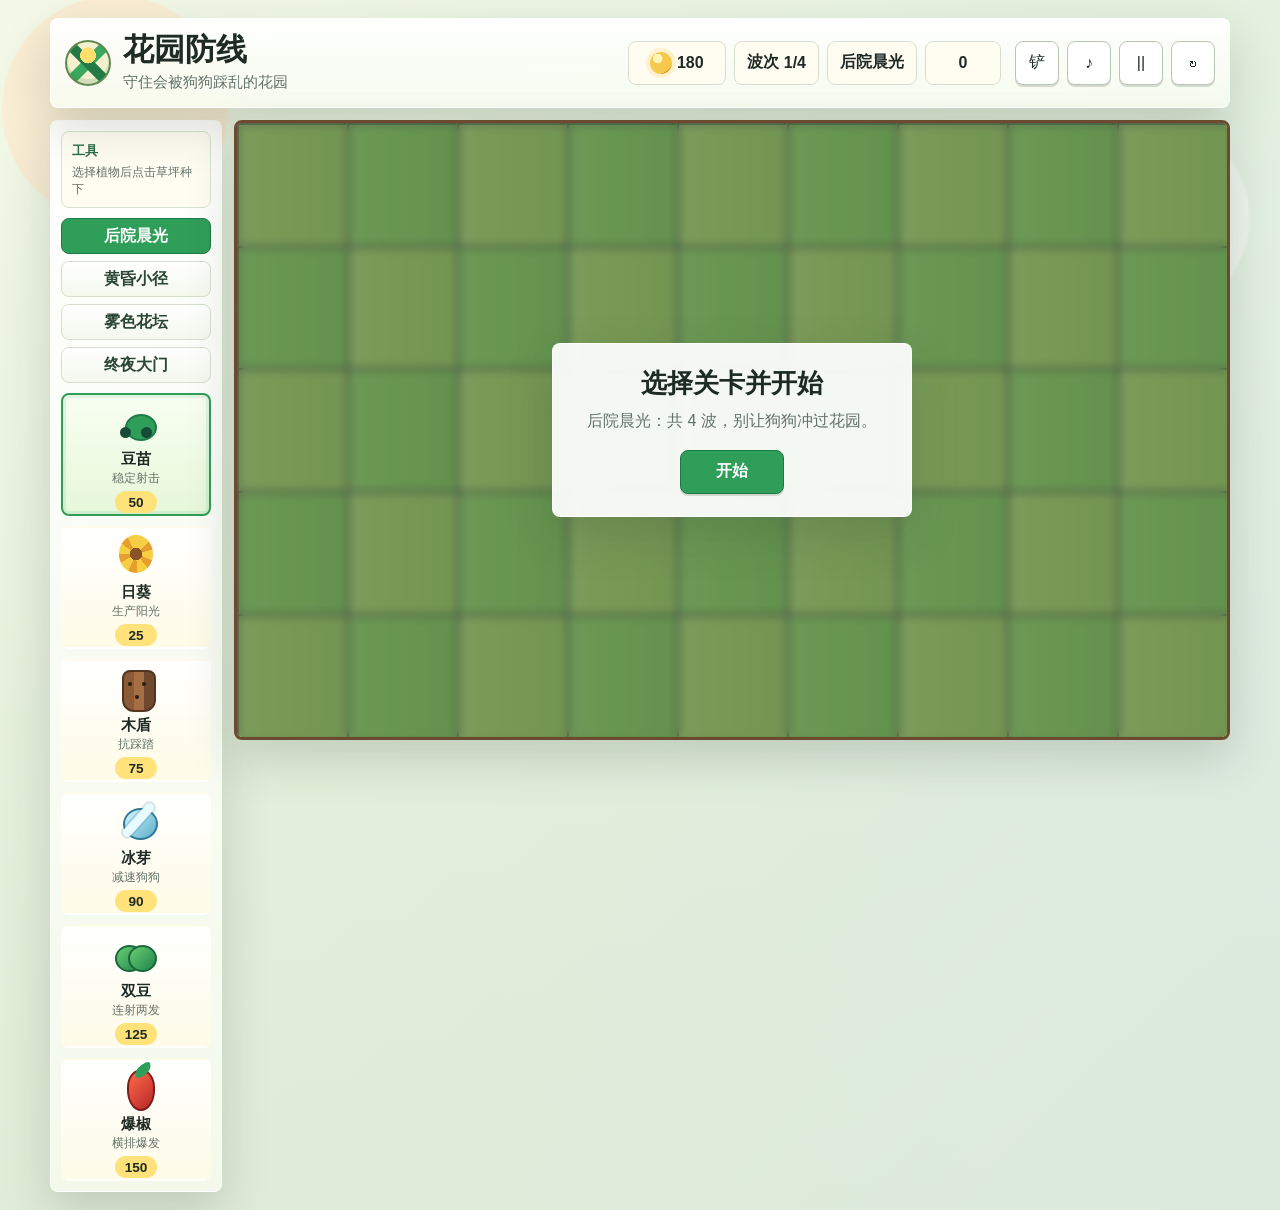
<file: public/index.html>
<!doctype html>
<html lang="zh-CN">
  <head>
    <meta charset="utf-8">
    <meta name="viewport" content="width=device-width, initial-scale=1">
    <meta name="theme-color" content="#79bf83">
    <title>花园防线</title>
    <link rel="stylesheet" href="styles.css">
  </head>
  <body>
    <main class="game-shell">
      <section class="topbar" aria-label="游戏状态">
        <div class="brand">
          <span class="brand-mark" aria-hidden="true"></span>
          <div>
            <h1>花园防线</h1>
            <p id="statusText">守住会被狗狗踩乱的花园</p>
          </div>
        </div>

        <div class="meters">
          <div class="meter sun-meter">
            <span class="meter-icon sun-orb" aria-hidden="true"></span>
            <span id="sunCount">120</span>
          </div>
          <div class="meter">
            <span>波次</span>
            <strong id="waveCount">1</strong>
          </div>
          <div class="meter level-meter">
            <span id="levelName">后院晨光</span>
          </div>
          <div class="meter">
            <span id="scoreCount">0</span>
          </div>
        </div>

        <div class="actions">
          <button id="shovelBtn" type="button" title="铲掉植物">
            <span aria-hidden="true">铲</span>
          </button>
          <button id="soundBtn" type="button" title="音效">
            <span aria-hidden="true">♪</span>
          </button>
          <button id="pauseBtn" type="button" title="暂停">
            <span aria-hidden="true">||</span>
          </button>
          <button id="restartBtn" type="button" title="重开">
            <span aria-hidden="true">↻</span>
          </button>
        </div>
      </section>

      <section class="play-area">
        <aside class="side-panel" aria-label="游戏控制">
          <div class="tool-hint">
            <strong>工具</strong>
            <span id="toolText">选择植物后点击草坪种下</span>
          </div>
          <div id="levelTabs" class="level-tabs" aria-label="关卡"></div>
          <div id="deck" class="deck" aria-label="植物卡片"></div>
        </aside>

        <div class="board-wrap">
          <div id="board" class="board" aria-label="草坪棋盘"></div>
          <div id="entities" class="entities" aria-hidden="true"></div>
          <div id="projectiles" class="projectiles" aria-hidden="true"></div>
          <div id="floating" class="floating" aria-hidden="true"></div>
          <div id="overlay" class="overlay hidden">
            <div class="overlay-panel">
              <h2 id="overlayTitle">准备开始</h2>
              <p id="overlayText">点击开始后，第一队狗狗会从右侧出现。</p>
              <button id="startBtn" type="button">开始</button>
            </div>
          </div>
        </div>
      </section>
    </main>

    <script src="game.js"></script>
  </body>
</html>
</file>
<file: public/styles.css>
:root {
  color-scheme: light;
  --ink: #1e2a24;
  --muted: #627169;
  --panel: #f9fbf6;
  --line: #d6dfcf;
  --grass-a: #a7d36f;
  --grass-b: #8fcf69;
  --soil: #b7794c;
  --leaf: #2f9e58;
  --leaf-dark: #1f7948;
  --sun: #f7c84c;
  --danger: #b7473f;
  --water: #407c9b;
  --rose: #d86d6d;
  --violet: #7c6ab0;
  --shadow: 0 18px 48px rgba(32, 50, 40, 0.18);
  font-family: "Microsoft YaHei", "PingFang SC", Arial, sans-serif;
}

* {
  box-sizing: border-box;
}

body {
  min-height: 100vh;
  margin: 0;
  background:
    linear-gradient(180deg, rgba(255, 255, 255, 0.72), rgba(233, 241, 226, 0.88)),
    radial-gradient(circle at 9% 9%, #eebf63 0 7rem, transparent 7.15rem),
    radial-gradient(circle at 90% 18%, rgba(255, 255, 255, 0.48) 0 6rem, transparent 6.2rem),
    linear-gradient(135deg, #d7e8a9 0%, #a3d18a 44%, #7db7b9 100%);
  color: var(--ink);
  display: grid;
  place-items: center;
  padding: 18px;
}

button {
  font: inherit;
  color: inherit;
  touch-action: manipulation;
}

.game-shell {
  width: min(1180px, 100%);
  display: grid;
  gap: 12px;
}

.topbar {
  min-height: 86px;
  display: grid;
  grid-template-columns: minmax(230px, 1fr) auto auto;
  align-items: center;
  gap: 14px;
  padding: 14px;
  border: 1px solid rgba(255, 255, 255, 0.76);
  border-radius: 8px;
  background:
    linear-gradient(180deg, rgba(255, 255, 255, 0.95), rgba(247, 252, 239, 0.88));
  box-shadow: var(--shadow);
  backdrop-filter: blur(10px);
}

.brand {
  display: flex;
  align-items: center;
  gap: 12px;
  min-width: 0;
}

.brand-mark {
  width: 46px;
  height: 46px;
  border-radius: 50%;
  background:
    radial-gradient(circle at 50% 32%, #ffdf6e 0 22%, transparent 23%),
    linear-gradient(45deg, transparent 41%, #237a45 42% 58%, transparent 59%),
    linear-gradient(-45deg, transparent 41%, #39a85e 42% 58%, transparent 59%),
    #f4f0cf;
  border: 2px solid #5f8b4f;
  box-shadow: inset 0 -5px 0 rgba(35, 122, 69, 0.16);
  flex: 0 0 auto;
}

h1,
h2,
p {
  margin: 0;
}

h1 {
  font-size: clamp(1.25rem, 2.4vw, 2rem);
  line-height: 1.1;
}

.brand p {
  margin-top: 5px;
  color: var(--muted);
  font-size: 0.95rem;
}

.meters,
.actions {
  display: flex;
  align-items: center;
  gap: 8px;
}

.meter {
  min-width: 76px;
  height: 44px;
  padding: 0 12px;
  border-radius: 8px;
  border: 1px solid var(--line);
  background: #fffdf2;
  display: inline-flex;
  align-items: center;
  justify-content: center;
  gap: 5px;
  font-weight: 700;
  white-space: nowrap;
}

.sun-meter {
  min-width: 98px;
}

.sun-orb,
.sun-drop {
  display: inline-block;
  width: 22px;
  height: 22px;
  border-radius: 50%;
  background: radial-gradient(circle at 35% 30%, #fff6b5 0 22%, var(--sun) 24% 72%, #d99524 74%);
  box-shadow: 0 0 0 4px rgba(247, 200, 76, 0.22);
}

.actions button,
.overlay button {
  height: 44px;
  min-width: 44px;
  border: 1px solid #b9c7b2;
  border-radius: 8px;
  background: #ffffff;
  cursor: pointer;
  box-shadow: 0 2px 0 rgba(40, 69, 50, 0.18);
}

.actions button.active {
  color: white;
  background: #2f9e58;
  border-color: #1f7948;
}

.actions button:hover,
.overlay button:hover,
.plant-card:hover {
  transform: translateY(-1px);
}

.play-area {
  display: grid;
  grid-template-columns: 172px minmax(0, 1fr);
  gap: 12px;
}

.side-panel {
  display: grid;
  align-content: start;
  gap: 10px;
  padding: 10px;
  border-radius: 8px;
  border: 1px solid rgba(255, 255, 255, 0.74);
  background:
    linear-gradient(180deg, rgba(255, 255, 255, 0.93), rgba(245, 250, 236, 0.9));
  box-shadow: var(--shadow);
}

.tool-hint {
  min-height: 58px;
  display: grid;
  gap: 4px;
  padding: 10px;
  border: 1px solid #d9e4d0;
  border-radius: 8px;
  background: #fffdf2;
}

.tool-hint strong {
  font-size: 0.82rem;
  color: #2f6e49;
}

.tool-hint span {
  color: var(--muted);
  font-size: 0.78rem;
  line-height: 1.35;
}

.level-tabs {
  display: grid;
  gap: 7px;
}

.level-tab {
  min-height: 36px;
  border: 1px solid var(--line);
  border-radius: 8px;
  background: linear-gradient(180deg, #ffffff, #f4f8ed);
  cursor: pointer;
  font-weight: 800;
  color: #2c4635;
}

.level-tab.selected {
  color: #ffffff;
  border-color: #1f7948;
  background: #2f9e58;
}

.level-tab:disabled {
  cursor: not-allowed;
  opacity: 0.7;
}

.deck {
  display: grid;
  align-content: start;
  gap: 10px;
}

.plant-card {
  min-height: 112px;
  border: 2px solid transparent;
  border-radius: 8px;
  background:
    linear-gradient(180deg, rgba(255, 255, 255, 0.96), rgba(255, 251, 231, 0.94));
  display: grid;
  place-items: center;
  gap: 3px;
  cursor: pointer;
  position: relative;
  transition: transform 140ms ease, border-color 140ms ease, filter 140ms ease;
}

.plant-card.selected {
  border-color: #2f9e58;
  background: linear-gradient(180deg, #f8fff2, #e6f7d9);
  box-shadow: inset 0 0 0 3px rgba(47, 158, 88, 0.11);
}

.plant-card.disabled {
  filter: grayscale(0.8);
  opacity: 0.58;
}

.plant-name {
  font-weight: 800;
  font-size: 0.96rem;
}

.plant-note {
  min-height: 15px;
  color: var(--muted);
  font-size: 0.72rem;
  line-height: 1;
}

.plant-cost {
  min-width: 42px;
  height: 22px;
  border-radius: 999px;
  background: #ffe27a;
  display: inline-flex;
  justify-content: center;
  align-items: center;
  font-size: 0.85rem;
  font-weight: 800;
}

.plant-art {
  position: relative;
  width: 46px;
  height: 50px;
  display: block;
}

.sprout-art::before {
  content: "";
  position: absolute;
  left: 12px;
  top: 18px;
  width: 28px;
  height: 23px;
  border-radius: 50%;
  background: var(--leaf);
  border: 2px solid var(--leaf-dark);
}

.sprout-art::after {
  content: "";
  position: absolute;
  left: 7px;
  top: 31px;
  width: 11px;
  height: 11px;
  border-radius: 50%;
  background: #164c36;
  box-shadow: 21px 0 #164c36;
}

.sunbloom-art::before {
  content: "";
  position: absolute;
  inset: 6px;
  border-radius: 50%;
  background:
    radial-gradient(circle at 50% 50%, #8a5428 0 24%, transparent 25%),
    conic-gradient(from 10deg, #f6ce43 0 10%, #e69f2d 10% 18%, #f6ce43 18% 28%, #e69f2d 28% 36%, #f6ce43 36% 46%, #e69f2d 46% 54%, #f6ce43 54% 64%, #e69f2d 64% 72%, #f6ce43 72% 82%, #e69f2d 82% 90%, #f6ce43 90%);
}

.bark-art::before {
  content: "";
  position: absolute;
  left: 9px;
  top: 8px;
  width: 30px;
  height: 38px;
  border-radius: 8px 8px 12px 12px;
  background: linear-gradient(90deg, #8b5b37 0 33%, #a66e45 34% 65%, #70482f 66%);
  border: 2px solid #513520;
}

.bark-art::after {
  content: "";
  position: absolute;
  left: 15px;
  top: 20px;
  width: 4px;
  height: 4px;
  border-radius: 50%;
  background: #2a1c14;
  box-shadow: 14px 0 #2a1c14, 7px 13px #2a1c14;
}

.frost-art::before {
  content: "";
  position: absolute;
  left: 10px;
  top: 13px;
  width: 31px;
  height: 28px;
  border-radius: 50%;
  background: linear-gradient(135deg, #d6f8ff, #58aeca);
  border: 2px solid #2e7896;
}

.frost-art::after {
  content: "";
  position: absolute;
  left: 21px;
  top: 4px;
  width: 9px;
  height: 42px;
  border-radius: 999px;
  background: #e8fbff;
  transform: rotate(42deg);
  box-shadow: 0 0 0 2px rgba(64, 124, 155, 0.2);
}

.twin-art::before,
.twin-art::after {
  content: "";
  position: absolute;
  top: 17px;
  width: 25px;
  height: 23px;
  border-radius: 50%;
  background: linear-gradient(135deg, #68cf72, #21824e);
  border: 2px solid #17693b;
}

.twin-art::before {
  left: 2px;
}

.twin-art::after {
  right: 2px;
}

.pepper-art::before {
  content: "";
  position: absolute;
  left: 14px;
  top: 9px;
  width: 24px;
  height: 37px;
  border-radius: 60% 60% 70% 70%;
  background: linear-gradient(135deg, #ff6a4a, #b72827);
  border: 2px solid #7d1c1b;
}

.pepper-art::after {
  content: "";
  position: absolute;
  left: 21px;
  top: 3px;
  width: 18px;
  height: 12px;
  border-radius: 80% 20% 80% 20%;
  background: #2f9e58;
  transform: rotate(-22deg);
}

.board-wrap {
  position: relative;
  height: min(72vh, 620px);
  min-height: 440px;
  border-radius: 8px;
  overflow: hidden;
  border: 3px solid #6b4a30;
  box-shadow: var(--shadow);
  background:
    linear-gradient(90deg, rgba(103, 65, 42, 0.22) 0 7%, transparent 7%),
    #8fcf69;
}

.board {
  position: absolute;
  inset: 0;
  display: grid;
  grid-template-columns: repeat(9, 1fr);
  grid-template-rows: repeat(5, 1fr);
}

.cell {
  border-right: 1px solid rgba(54, 83, 44, 0.18);
  border-bottom: 1px solid rgba(54, 83, 44, 0.18);
  background:
    linear-gradient(90deg, rgba(255, 255, 255, 0.08), transparent 34%, rgba(38, 88, 45, 0.06)),
    var(--grass-a);
  position: relative;
  cursor: pointer;
  touch-action: manipulation;
}

.board.shovel-mode .cell {
  cursor: grab;
}

.board.shovel-mode .cell:hover {
  outline-color: rgba(216, 109, 109, 0.8);
}

.cell:nth-child(even) {
  background:
    linear-gradient(90deg, rgba(255, 255, 255, 0.06), transparent 34%, rgba(38, 88, 45, 0.07)),
    var(--grass-b);
}

.cell:hover {
  outline: 3px solid rgba(255, 240, 134, 0.72);
  outline-offset: -3px;
}

.cell.denied {
  animation: deny 260ms ease;
}

.entities,
.projectiles,
.floating {
  position: absolute;
  inset: 0;
  pointer-events: none;
}

.plant,
.dog,
.pea,
.sun-token,
.hit-pop {
  position: absolute;
  transform: translate(-50%, -50%);
}

.plant {
  width: 58px;
  height: 62px;
  z-index: 4;
}

.plant::after {
  content: "";
  position: absolute;
  left: 13px;
  right: 13px;
  bottom: 1px;
  height: 10px;
  border-radius: 50%;
  background: rgba(27, 61, 33, 0.24);
}

.leaf {
  position: absolute;
  width: 20px;
  height: 13px;
  border-radius: 80% 20% 80% 20%;
  background: linear-gradient(135deg, #63bd62, #237a45);
  bottom: 9px;
  z-index: 0;
}

.leaf-a {
  left: 10px;
  transform: rotate(-28deg);
}

.leaf-b {
  right: 8px;
  transform: rotate(24deg) scaleX(-1);
}

.plant.sprout .head {
  position: absolute;
  left: 13px;
  top: 13px;
  width: 36px;
  height: 28px;
  border-radius: 50%;
  background: linear-gradient(135deg, #55bd6e, #1f874d);
  border: 2px solid #17693b;
  box-shadow: inset 7px -5px 0 rgba(0, 0, 0, 0.08);
}

.plant.sprout .head::before,
.plant.sprout .head::after {
  content: "";
  position: absolute;
  top: 11px;
  width: 6px;
  height: 6px;
  border-radius: 50%;
  background: #0d3325;
}

.plant.sprout .head::before {
  left: 8px;
}

.plant.sprout .head::after {
  right: 8px;
}

.plant.sprout .stem,
.plant.sunbloom .stem,
.plant.frost .stem,
.plant.twin .stem {
  position: absolute;
  left: 28px;
  top: 38px;
  width: 6px;
  height: 18px;
  border-radius: 999px;
  background: #237a45;
}

.plant.sunbloom .head {
  position: absolute;
  left: 8px;
  top: 4px;
  width: 46px;
  height: 46px;
  border-radius: 50%;
  background:
    radial-gradient(circle at 50% 50%, #7b4a28 0 24%, transparent 25%),
    conic-gradient(#f4ce42 0 12%, #e99831 12% 22%, #f4ce42 22% 34%, #e99831 34% 44%, #f4ce42 44% 57%, #e99831 57% 67%, #f4ce42 67% 80%, #e99831 80% 90%, #f4ce42 90%);
  box-shadow: 0 0 18px rgba(247, 200, 76, 0.38);
}

.plant.bark .head {
  position: absolute;
  left: 12px;
  top: 4px;
  width: 38px;
  height: 52px;
  border-radius: 9px 9px 15px 15px;
  background: linear-gradient(90deg, #8b5b37 0 33%, #b47a4d 34% 66%, #6e472f 67%);
  border: 2px solid #50341f;
}

.plant.bark .head::before {
  content: "";
  position: absolute;
  left: 9px;
  top: 17px;
  width: 5px;
  height: 5px;
  border-radius: 50%;
  background: #2a1c14;
  box-shadow: 14px 0 #2a1c14, 7px 15px #2a1c14;
}

.plant.frost .head {
  position: absolute;
  left: 12px;
  top: 11px;
  width: 38px;
  height: 30px;
  border-radius: 50%;
  background: linear-gradient(135deg, #e8fbff, #5bb8d6);
  border: 2px solid #2e7896;
}

.plant.frost .head::before,
.plant.frost .head::after {
  content: "";
  position: absolute;
  top: 11px;
  width: 5px;
  height: 5px;
  border-radius: 50%;
  background: #15475b;
}

.plant.frost .head::before {
  left: 9px;
}

.plant.frost .head::after {
  right: 9px;
}

.plant.twin .head::before,
.plant.twin .head::after {
  content: "";
  position: absolute;
  top: 14px;
  width: 27px;
  height: 25px;
  border-radius: 50%;
  background: linear-gradient(135deg, #71d879, #21824e);
  border: 2px solid #17693b;
}

.plant.twin .head::before {
  left: 4px;
}

.plant.twin .head::after {
  right: 4px;
}

.plant.pepper .head {
  position: absolute;
  left: 17px;
  top: 7px;
  width: 28px;
  height: 50px;
  border-radius: 60% 60% 70% 70%;
  background: linear-gradient(135deg, #ff7d4f, #c62828);
  border: 2px solid #7d1c1b;
  box-shadow: 0 0 20px rgba(255, 111, 73, 0.45);
}

.plant.pepper .head::before {
  content: "";
  position: absolute;
  left: 7px;
  top: -8px;
  width: 19px;
  height: 13px;
  border-radius: 80% 20% 80% 20%;
  background: #2f9e58;
  transform: rotate(-22deg);
}

.plant.pepper.arming {
  animation: armPepper 300ms ease infinite alternate;
}

.dog {
  width: 62px;
  height: 60px;
  z-index: 5;
}

.dog .body {
  position: absolute;
  left: 8px;
  top: 23px;
  width: 42px;
  height: 26px;
  border-radius: 17px 20px 15px 18px;
  background: linear-gradient(180deg, #f6efe2, #cfb58e);
  border: 2px solid rgba(73, 54, 38, 0.55);
  box-shadow: inset -8px -5px 0 rgba(86, 57, 36, 0.1);
}

.dog .head {
  position: absolute;
  left: 37px;
  top: 10px;
  width: 27px;
  height: 27px;
  border-radius: 48% 52% 45% 52%;
  background: linear-gradient(180deg, #fff8ec, #d9c19b);
  border: 2px solid rgba(73, 54, 38, 0.55);
  z-index: 3;
}

.dog .head::before,
.dog .head::after {
  content: "";
  position: absolute;
  top: 10px;
  width: 4px;
  height: 4px;
  border-radius: 50%;
  background: #2b241d;
}

.dog .head::before {
  left: 8px;
}

.dog .head::after {
  right: 7px;
}

.dog .snout {
  position: absolute;
  right: -1px;
  top: 23px;
  width: 20px;
  height: 13px;
  border-radius: 50%;
  background: #f6efe2;
  border: 2px solid rgba(73, 54, 38, 0.45);
  z-index: 4;
}

.dog .snout::after {
  content: "";
  position: absolute;
  right: 3px;
  top: 3px;
  width: 5px;
  height: 4px;
  border-radius: 50%;
  background: #2b241d;
}

.dog .ear {
  position: absolute;
  top: 7px;
  width: 13px;
  height: 18px;
  border-radius: 70% 30% 60% 40%;
  background: #c59663;
  border: 2px solid rgba(73, 54, 38, 0.42);
  z-index: 2;
}

.dog .ear-a {
  left: 37px;
  transform: rotate(-18deg);
}

.dog .ear-b {
  left: 52px;
  transform: rotate(20deg) scaleX(-1);
}

.dog .tail {
  position: absolute;
  left: 1px;
  top: 23px;
  width: 21px;
  height: 11px;
  border-radius: 999px;
  border-top: 4px solid #c59663;
  transform: rotate(-28deg);
  animation: tailWag 480ms ease-in-out infinite alternate;
}

.dog .feet {
  position: absolute;
  left: 12px;
  bottom: 5px;
  width: 13px;
  height: 7px;
  border-radius: 999px;
  background: #5a4230;
  box-shadow: 16px 0 #5a4230, 31px 0 #5a4230;
  animation: shuffle 500ms steps(2) infinite;
}

.hpbar {
  position: absolute;
  left: 9px;
  right: 9px;
  top: -10px;
  height: 4px;
  border-radius: 999px;
  background: #e54d42;
  transform-origin: left center;
}

.dog .dog-name {
  position: absolute;
  left: 5px;
  right: 1px;
  bottom: -13px;
  color: #3b4c40;
  font-size: 0.58rem;
  font-weight: 900;
  text-align: center;
  text-shadow: 0 1px 0 rgba(255, 255, 255, 0.8);
}

.dog.bichon .body,
.dog.bichon .head,
.dog.bichon .snout {
  background: linear-gradient(180deg, #fffef8, #eadfcb);
}

.dog.bichon .ear {
  background: #eadfcb;
}

.dog.schnauzer .body,
.dog.schnauzer .head {
  background: linear-gradient(180deg, #bfc7c5, #6f7777);
}

.dog.schnauzer .snout {
  background: #d8dcda;
}

.dog.schnauzer .ear {
  background: #4e5454;
}

.dog.schnauzer .snout::before {
  content: "";
  position: absolute;
  left: 1px;
  right: 5px;
  bottom: -4px;
  height: 7px;
  border-radius: 50%;
  background: #e7ece9;
}

.dog.corgi .body,
.dog.corgi .head {
  background: linear-gradient(180deg, #f1a84b, #bb6429);
}

.dog.corgi .snout {
  background: #fff4df;
}

.dog.corgi .ear {
  height: 21px;
  border-radius: 80% 20% 20% 80%;
  background: #a95724;
}

.dog.husky .body,
.dog.husky .head {
  background: linear-gradient(180deg, #8b98a4, #3d4650);
}

.dog.husky .head {
  box-shadow: inset 0 12px 0 #f5f6f0;
}

.dog.husky .snout {
  background: #f5f6f0;
}

.dog.husky .ear {
  background: #343d47;
}

.dog.mastiff {
  width: 75px;
  height: 74px;
}

.dog.mastiff .body {
  width: 53px;
  height: 35px;
  top: 27px;
  background: linear-gradient(180deg, #7a4a31, #442818);
}

.dog.mastiff .head {
  left: 45px;
  width: 34px;
  height: 34px;
  background: linear-gradient(180deg, #835135, #3f2517);
}

.dog.mastiff .snout {
  top: 27px;
  background: #2f2119;
}

.dog.mastiff .ear {
  background: #2f2119;
}

.dog.slowed {
  filter: hue-rotate(155deg) saturate(1.25);
}

.dog.startled {
  filter: sepia(0.55) saturate(1.8);
}

.pea {
  width: 15px;
  height: 15px;
  border-radius: 50%;
  background: radial-gradient(circle at 36% 30%, #d7ffc6 0 20%, #61c95f 22% 70%, #208f48 72%);
  box-shadow: 0 2px 8px rgba(19, 103, 45, 0.38);
  z-index: 6;
}

.frost-pea {
  background: radial-gradient(circle at 36% 30%, #ffffff 0 18%, #90e6ff 20% 70%, #2f87ae 72%);
  box-shadow: 0 2px 10px rgba(47, 135, 174, 0.45);
}

.flame-line {
  position: absolute;
  height: 74px;
  transform: translateY(-50%);
  border-radius: 999px;
  background: linear-gradient(90deg, rgba(255, 228, 90, 0), rgba(255, 228, 90, 0.86), rgba(255, 89, 50, 0.72), rgba(255, 228, 90, 0));
  box-shadow: 0 0 28px rgba(255, 97, 52, 0.55);
  animation: flamePulse 520ms ease forwards;
}

.sun-token {
  width: 34px;
  height: 34px;
  border: 0;
  border-radius: 50%;
  background: radial-gradient(circle at 35% 30%, #fff8c4 0 18%, #f7c84c 20% 72%, #d99524 74%);
  box-shadow: 0 0 0 7px rgba(247, 200, 76, 0.22), 0 8px 20px rgba(100, 76, 23, 0.3);
  pointer-events: auto;
  cursor: pointer;
}

.sun-token::before {
  content: "";
  position: absolute;
  inset: -9px;
  border-radius: 50%;
  background: repeating-conic-gradient(from 0deg, #f7c84c 0 8deg, transparent 8deg 18deg);
  z-index: -1;
}

.hit-pop {
  color: #fff6c0;
  font-weight: 900;
  text-shadow: 0 2px 5px rgba(68, 30, 18, 0.42);
  animation: pop 580ms ease forwards;
}

.boom-pop {
  color: #ff7043;
  font-size: 1.15rem;
}

.overlay {
  position: absolute;
  inset: 0;
  display: grid;
  place-items: center;
  background: rgba(31, 45, 36, 0.34);
  backdrop-filter: blur(4px);
  z-index: 20;
}

.overlay.hidden {
  display: none;
}

.overlay-panel {
  width: min(360px, calc(100% - 32px));
  border-radius: 8px;
  background: rgba(255, 255, 255, 0.93);
  border: 1px solid rgba(255, 255, 255, 0.85);
  padding: 22px;
  text-align: center;
  box-shadow: var(--shadow);
}

.overlay-panel h2 {
  font-size: 1.65rem;
}

.overlay-panel p {
  margin: 10px 0 18px;
  color: var(--muted);
}

.overlay button {
  min-width: 104px;
  background: #2f9e58;
  border-color: #1f7948;
  color: white;
  font-weight: 800;
}

@keyframes shuffle {
  0% {
    transform: translateX(-2px);
  }
  100% {
    transform: translateX(2px);
  }
}

@keyframes tailWag {
  to {
    transform: rotate(18deg);
  }
}

@keyframes deny {
  0%,
  100% {
    filter: none;
  }
  50% {
    filter: saturate(1.6) brightness(1.08);
    background: #d98273;
  }
}

@keyframes pop {
  to {
    transform: translate(-50%, -120%);
    opacity: 0;
  }
}

@keyframes armPepper {
  to {
    transform: translate(-50%, -50%) scale(1.12) rotate(-3deg);
  }
}

@keyframes flamePulse {
  0% {
    opacity: 0;
    transform: translateY(-50%) scaleX(0.4);
  }
  45% {
    opacity: 1;
  }
  100% {
    opacity: 0;
    transform: translateY(-50%) scaleX(1);
  }
}

@media (max-width: 760px) {
  body {
    padding: 8px;
  }

  .topbar {
    grid-template-columns: 1fr auto;
  }

  .meters {
    grid-column: 1 / -1;
    justify-content: space-between;
  }

  .play-area {
    grid-template-columns: 1fr;
  }

  .side-panel {
    padding: 8px;
  }

  .level-tabs {
    grid-template-columns: repeat(2, minmax(0, 1fr));
  }

  .deck {
    grid-template-columns: repeat(3, minmax(0, 1fr));
  }

  .plant-card {
    min-height: 96px;
  }

  .board-wrap {
    height: min(68vh, 560px);
    min-height: 380px;
  }
}

@media (max-width: 500px) {
  .brand-mark {
    display: none;
  }

  .topbar {
    gap: 9px;
    padding: 10px;
  }

  .meter {
    min-width: 0;
    flex: 1;
    padding: 0 6px;
  }

  .plant-card {
    min-height: 88px;
  }

  .plant-art {
    transform: scale(0.82);
  }

  .board-wrap {
    min-height: 340px;
  }
}
</file>
